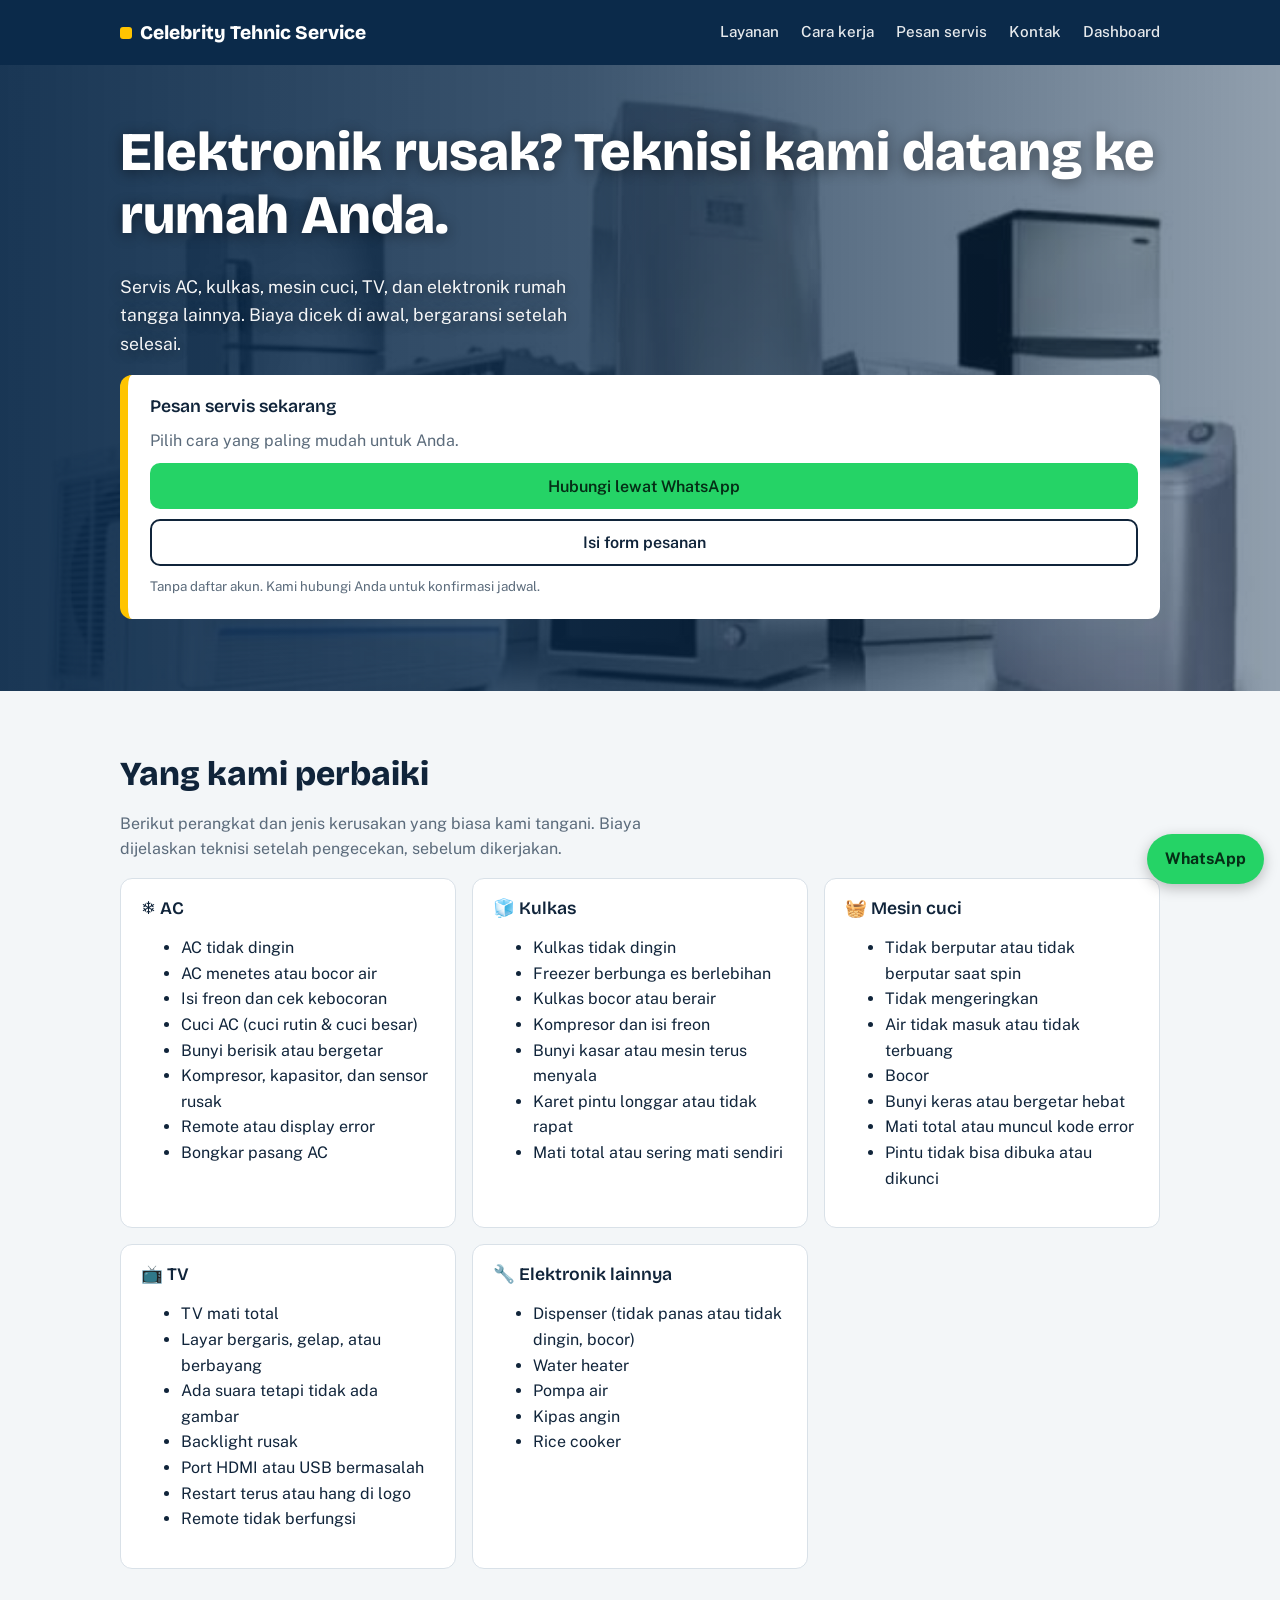
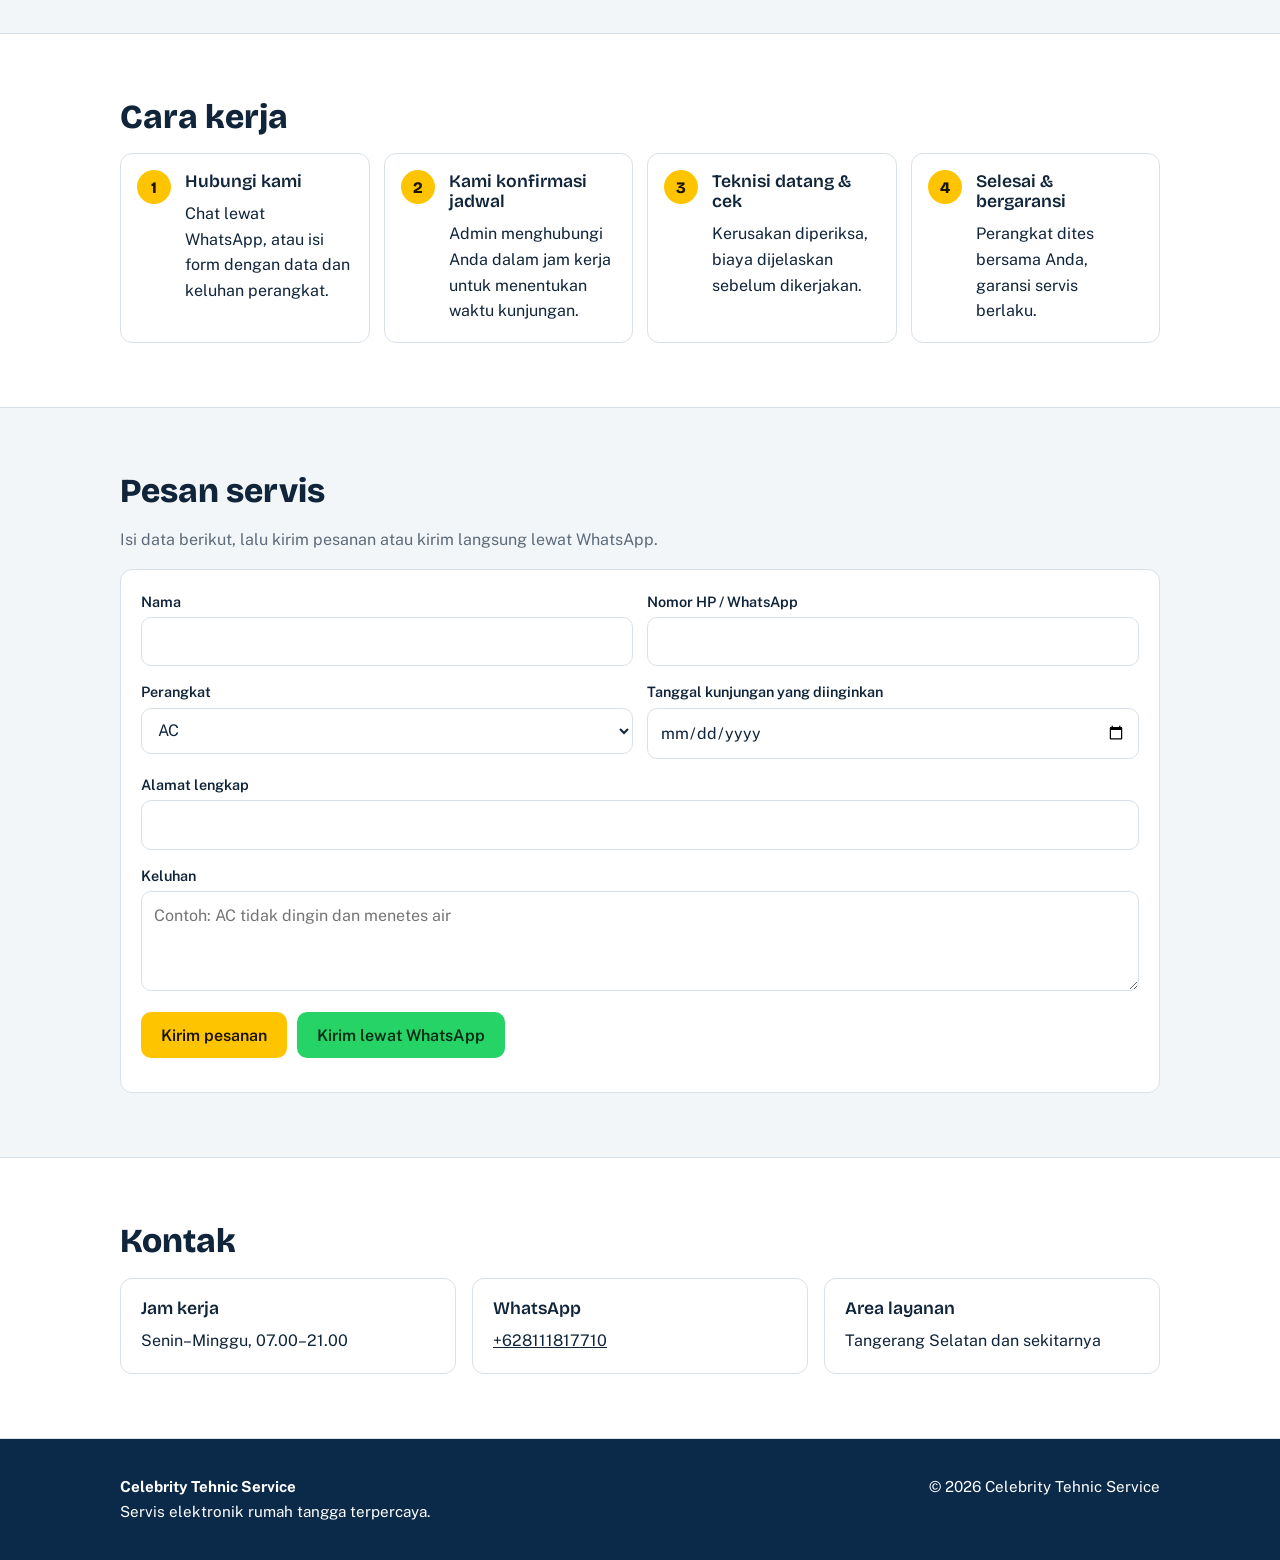
<file: index.html>
<!DOCTYPE html>
<html lang="id">
<head>
<meta charset="UTF-8">
<meta name="viewport" content="width=device-width, initial-scale=1">
<title>Celebrity Tehnic Service – Servis AC, Kulkas, Mesin Cuci &amp; TV</title>
<meta name="description" content="Jasa perbaikan AC, kulkas, mesin cuci, TV dan elektronik rumah tangga. Teknisi datang ke rumah, garansi servis.">
<link rel="preconnect" href="https://fonts.googleapis.com">
<link rel="preconnect" href="https://fonts.gstatic.com" crossorigin>
<link href="https://fonts.googleapis.com/css2?family=Bricolage+Grotesque:wght@600;800&family=Public+Sans:wght@400;500;600&display=swap" rel="stylesheet">
<link rel="stylesheet" href="style.css">

<a class="wa" id="waFloat" href="#" target="_blank" rel="noopener">
  WhatsApp
</a>
</head>
<body>


<header class="nav">
  <div class="wrap">
    <a class="logo" href="#" id="logoLink">
      <i></i>
      <span class="brand">Celebrity Tehnic Service</span>
    </a>

    <button
      class="burger"
      id="burger"
      aria-label="Buka menu"
      aria-expanded="false"
      aria-controls="menu"
      type="button"
    >
      ☰
    </button>

    <nav class="menu" id="menu">
      <a href="#layanan">Layanan</a>
      <a href="#alur">Cara kerja</a>
      <a href="#pesan">Pesan servis</a>
      <a href="#kontak">Kontak</a>
      <a href="dashboard.html" id="adminLink">Dashboard</a>
    </nav>
  </div>
</header>


<main id="publik">
  <div class="hero">
    <div class="wrap">
      <div>
        <h1>Elektronik rusak? Teknisi kami datang ke rumah Anda.</h1>
        <p class="lead">Servis AC, kulkas, mesin cuci, TV, dan elektronik rumah tangga lainnya. Biaya dicek di awal, bergaransi setelah selesai.</p>
      </div>
      <div class="quick">
        <h3>Pesan servis sekarang</h3>
        <p>Pilih cara yang paling mudah untuk Anda.</p>
        <a class="btn wa-btn" id="waQuick" href="#" target="_blank" rel="noopener">Hubungi lewat WhatsApp</a>
        <a class="btn ghost" href="#pesan">Isi form pesanan</a>
        <small>Tanpa daftar akun. Kami hubungi Anda untuk konfirmasi jadwal.</small>
      </div>
    </div>
  </div>

  <section id="layanan">
    <div class="wrap">
      <h2>Yang kami perbaiki</h2>
      <p class="sub">Berikut perangkat dan jenis kerusakan yang biasa kami tangani. Biaya dijelaskan teknisi setelah pengecekan, sebelum dikerjakan.</p>
      <div class="grid g3" id="layananGrid"></div>
    </div>
  </section>

  <section id="alur" class="alt">
    <div class="wrap">
      <h2>Cara kerja</h2>
      <ol class="steps">
        <li><h3>Hubungi kami</h3>Chat lewat WhatsApp, atau isi form dengan data dan keluhan perangkat.</li>
        <li><h3>Kami konfirmasi jadwal</h3>Admin menghubungi Anda dalam jam kerja untuk menentukan waktu kunjungan.</li>
        <li><h3>Teknisi datang &amp; cek</h3>Kerusakan diperiksa, biaya dijelaskan sebelum dikerjakan.</li>
        <li><h3>Selesai &amp; bergaransi</h3>Perangkat dites bersama Anda, garansi servis berlaku.</li>
      </ol>
    </div>
  </section>

  <section id="pesan">
    <div class="wrap">
      <h2>Pesan servis</h2>
      <p class="sub">Isi data berikut, lalu kirim pesanan atau kirim langsung lewat WhatsApp.</p>
      <form id="orderForm" class="card form" novalidate onsubmit="return false">
        <div><label for="nama">Nama</label><input id="nama" required autocomplete="name"></div>
        <div><label for="hp">Nomor HP / WhatsApp</label><input id="hp" type="tel" inputmode="tel" required autocomplete="tel"></div>
        <div><label for="perangkat">Perangkat</label>
          <select id="perangkat"><option>AC</option><option>Kulkas</option><option>Mesin Cuci</option><option>TV</option><option>Dispenser</option><option>Lainnya</option></select></div>
        <div><label for="tanggal">Tanggal kunjungan yang diinginkan</label><input id="tanggal" type="date"></div>
        <div class="full"><label for="alamat">Alamat lengkap</label><input id="alamat" required autocomplete="street-address"></div>
        <div class="full"><label for="keluhan">Keluhan</label><textarea id="keluhan" placeholder="Contoh: AC tidak dingin dan menetes air" required></textarea></div>
        <div class="full actions">
          <button class="btn" id="kirim" type="button">Kirim pesanan</button>
          <button class="btn wa-btn" id="kirimWA" type="button">Kirim lewat WhatsApp</button>
        </div>
        <div class="full notice" id="sukses" hidden></div>
        <div class="full" id="galat" role="alert" style="color:var(--bad)"></div>
      </form>
    </div>
  </section>

  <section id="kontak" class="alt">
    <div class="wrap">
      <h2>Kontak</h2>
      <div class="grid g3">
        <div class="card"><h3>Jam kerja</h3>Senin–Minggu, 07.00–21.00</div>
        <div class="card"><h3>WhatsApp</h3><a id="waText" href="#" target="_blank" rel="noopener"></a></div>
        <div class="card"><h3>Area layanan</h3>Tangerang Selatan dan sekitarnya</div>
      </div>
    </div>
  </section>
</main>

<main id="admin">
  <div class="wrap" id="adminRoot"></div>
</main>

<footer>
  <div class="wrap">
    <div><b class="brand">Celebrity Tehnic Service</b><br>Servis elektronik rumah tangga terpercaya.</div>
    <div>© <span id="yr"></span> <span class="brand">Celebrity Tehnic Service</span></div>
  </div>
</footer>


<script src="script.js"></script>
<script src="order-sync.js"></script>
</body>
</html>
    
<!-- /* ===== PENGATURAN: ubah di sini ===== */
const CONFIG = {
  nama: 'ServisPro Elektronik',
  wa: '6281234567890',            // format 62..., tanpa + atau spasi
  pin: '1234',                    // PIN dashboard (ganti!)
  layanan: [
    {ic:'❄️', n:'AC', items:[
      'AC tidak dingin','AC menetes atau bocor air','Isi freon dan cek kebocoran','Cuci AC (cuci rutin & cuci besar)',
      'Bunyi berisik atau bergetar','Kompresor, kapasitor, dan sensor rusak','Remote atau display error','Bongkar pasang AC']},
    {ic:'🧊', n:'Kulkas', items:[
      'Kulkas tidak dingin','Freezer berbunga es berlebihan','Kulkas bocor atau berair','Kompresor dan isi freon',
      'Bunyi kasar atau mesin terus menyala','Karet pintu longgar atau tidak rapat','Mati total atau sering mati sendiri']},
    {ic:'🧺', n:'Mesin cuci', items:[
      'Tidak berputar atau tidak berputar saat spin','Tidak mengeringkan','Air tidak masuk atau tidak terbuang',
      'Bocor','Bunyi keras atau bergetar hebat','Mati total atau muncul kode error','Pintu tidak bisa dibuka atau dikunci']},
    {ic:'📺', n:'TV', items:[
      'TV mati total','Layar bergaris, gelap, atau berbayang','Ada suara tetapi tidak ada gambar','Backlight rusak',
      'Port HDMI atau USB bermasalah','Restart terus atau hang di logo','Remote tidak berfungsi']},
    {ic:'🔧', n:'Elektronik lainnya', items:[
      'Dispenser (tidak panas atau tidak dingin, bocor)','Water heater','Pompa air','Kipas angin','Rice cooker']}
  ]
};
const STATUS = ['Baru','Dijadwalkan','Dikerjakan','Selesai','Dibatalkan'];
const KEY = 'servis_orders_v1';
const $ = (id) => document.getElementById(id);
const esc = (s) => String(s ?? '').replace(/[&<>"']/g, c => ({'&':'&amp;','<':'&lt;','>':'&gt;','"':'&quot;',"'":'&#39;'}[c]));
const rupiah = (n) => 'Rp ' + (Number(n) || 0).toLocaleString('id-ID');
const tgl = (iso) => { try { return new Date(iso).toLocaleDateString('id-ID', {day:'numeric', month:'short', year:'numeric'}); } catch(e){ return '-'; } };

/* ===== Penyimpanan (localStorage, aman jika diblokir) ===== */
let memory = [];
function load(){ try { return JSON.parse(localStorage.getItem(KEY)) || []; } catch(e){ return memory; } }
function save(list){ memory = list; try { localStorage.setItem(KEY, JSON.stringify(list)); } catch(e){} }

/* ===== Halaman publik ===== */
document.querySelectorAll('.brand').forEach(e => e.textContent = CONFIG.nama);
$('yr').textContent = new Date().getFullYear();
const waLink = (txt) => 'https://wa.me/' + CONFIG.wa + (txt ? '?text=' + encodeURIComponent(txt) : '');
['waQuick','waFloat'].forEach(id => $(id).href = waLink('Halo, saya ingin servis elektronik.'));
$('waText').href = waLink(''); $('waText').textContent = '+' + CONFIG.wa;
$('layananGrid').innerHTML = CONFIG.layanan.map(l =>
  `<div class="card"><div -->
</file>
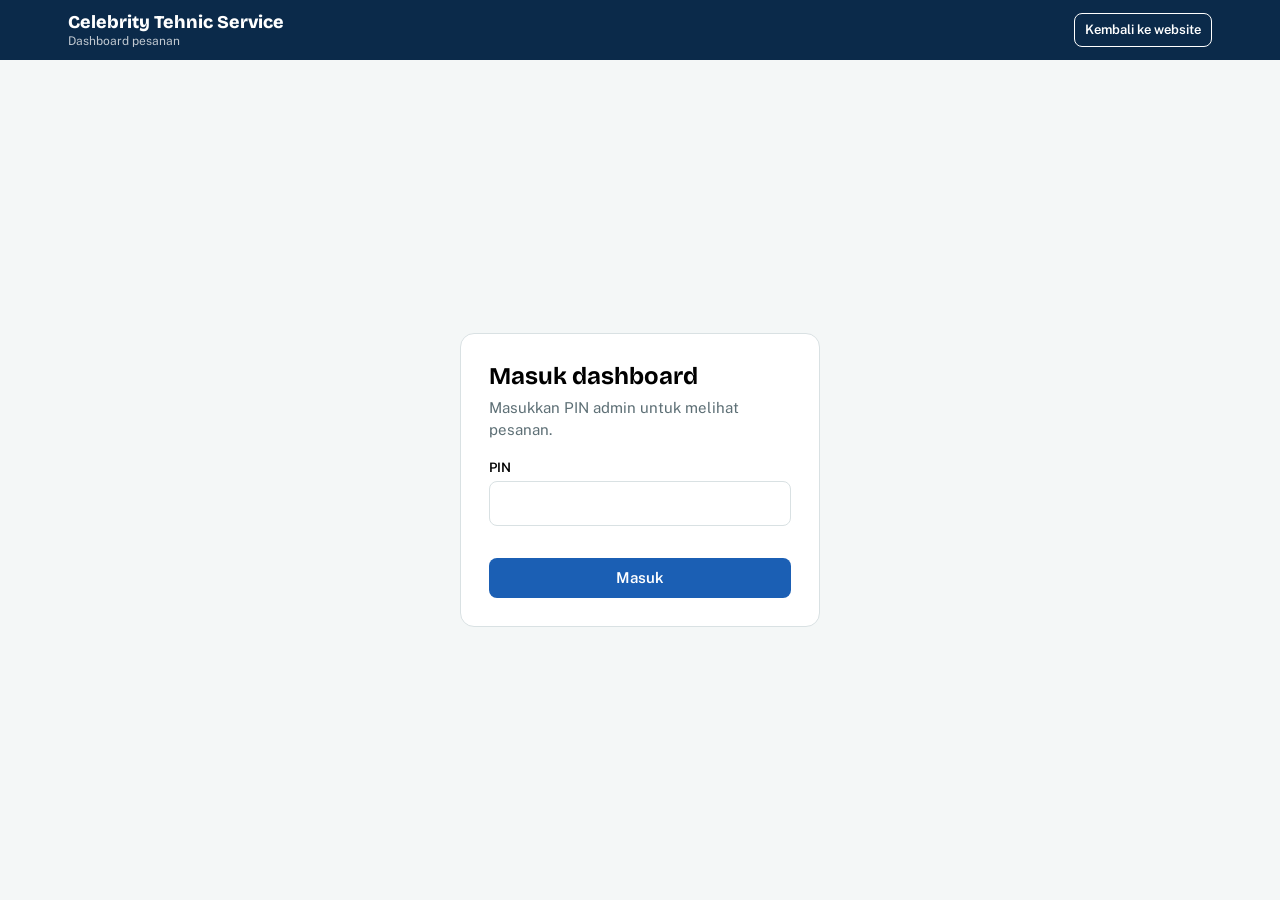
<file: dashboard.html>
<!DOCTYPE html>
<html lang="id">
<head>
<meta charset="UTF-8">
<meta name="viewport" content="width=device-width, initial-scale=1">
<meta name="robots" content="noindex">
<title>Dashboard – Celebrity Tehnic Service</title>
<link rel="preconnect" href="https://fonts.googleapis.com">
<link rel="preconnect" href="https://fonts.gstatic.com" crossorigin>
<link href="https://fonts.googleapis.com/css2?family=Bricolage+Grotesque:wght@600;800&family=Public+Sans:wght@400;500;600&display=swap" rel="stylesheet">
<link rel="stylesheet" href="dashboard.css">
</head>
<body>

<header class="top">
  <div class="wrap">
    <div class="title">Celebrity Tehnic Service<small>Dashboard pesanan</small></div>

    <button class="burger" id="burger" type="button"
      aria-label="Buka menu" aria-expanded="false" aria-controls="topNav">☰</button>

    <nav id="topNav">
      <a class="btn ghost sm" href="index.html">Kembali ke website</a>
      <button class="btn ghost sm" id="logout" type="button" hidden>Keluar</button>
    </nav>
  </div>
</header>

<!-- Login PIN -->
<section class="login" id="loginView">
  <form class="box" id="loginForm" novalidate>
    <h1>Masuk dashboard</h1>
    <p>Masukkan PIN admin untuk melihat pesanan.</p>
    <label for="pin">PIN</label>
    <input id="pin" type="password" inputmode="numeric" autocomplete="current-password">
    <div class="err" id="loginErr" role="alert"></div>
    <button class="btn" type="submit" style="width:100%;margin-top:6px">Masuk</button>
  </form>
</section>

<!-- Dashboard -->
<main class="wrap" id="appView" hidden>
  <div class="stats" id="stats"></div>

  <div class="toolbar">
    <div class="f"><label for="cari">Cari</label><input id="cari" type="search" placeholder="Nama, nomor HP, alamat, atau keluhan"></div>
    <div class="f small"><label for="fStatus">Status</label>
      <select id="fStatus"></select></div>
    <div class="f small"><label for="fPerangkat">Perangkat</label>
      <select id="fPerangkat"></select></div>
    <div class="acts">
      <button class="btn ghost sm" id="exportCsv" type="button" style="color:var(--text)">Unduh CSV</button>
    </div>
  </div>

  <div class="panel">
    <div class="tablewrap">
      <table>
        <thead>
          <tr><th>Masuk</th><th>Pelanggan</th><th>Perangkat &amp; keluhan</th><th>Kunjungan</th><th>Status</th><th>Biaya</th><th>Aksi</th></tr>
        </thead>
        <tbody id="rows"></tbody>
      </table>
    </div>
    <div class="empty" id="empty" hidden></div>
  </div>

  <p class="note">Data pesanan tersimpan di browser perangkat ini (localStorage). Pesanan dari pelanggan di HP lain belum masuk ke sini sampai website dihubungkan ke database.</p>
</main>

<!-- Modal detail -->
<div class="overlay" id="overlay" hidden>
  <div class="modal" role="dialog" aria-modal="true" aria-labelledby="mTitle">
    <h2 id="mTitle"></h2>
    <div class="meta" id="mMeta"></div>
    <div class="grid">
      <div class="full info" id="mInfo"></div>
      <div><label for="mStatus">Status</label><select id="mStatus"></select></div>
      <div><label for="mBiaya">Biaya servis (Rp)</label><input id="mBiaya" type="number" min="0" step="1000" inputmode="numeric"></div>
      <div class="full"><label for="mCatatan">Catatan internal</label><textarea id="mCatatan" placeholder="Contoh: kapasitor diganti, garansi 1 bulan"></textarea></div>
    </div>
    <div class="foot">
      <button class="btn danger" id="mHapus" type="button">Hapus</button>
      <button class="btn ghost" id="mTutup" type="button" style="color:var(--ink)">Batal</button>
      <button class="btn" id="mSimpan" type="button">Simpan perubahan</button>
    </div>
  </div>
</div>

<script src="dashboard.js"></script>
</body>
</html>
</file>
<file: style.css>
:root{
  --bg:#f3f6f8;--surface:#fff;--ink:#10243a;--muted:#5b6b7b;--line:#d9e1e8;
  --navy:#0b2a4a;--navy-ink:#ffffff;--accent:#ffc400;--accent-ink:#1b1500;--ok:#0f8b5f;--warn:#c27a00;--bad:#c0392b;--info:#2166c4;
  --r:12px;--head:'Bricolage Grotesque','Segoe UI',system-ui,sans-serif;--body:'Public Sans','Segoe UI',system-ui,sans-serif;
}
@media (prefers-color-scheme:dark){
  :root:not([data-theme="light"]){--bg:#0b1623;--surface:#122235;--ink:#e8eef5;--muted:#9bacbd;--line:#243a52;--navy:#071220;}
}
*{box-sizing:border-box;-webkit-tap-highlight-color:transparent}
html{scroll-behavior:smooth;scroll-padding-top:72px;-webkit-text-size-adjust:100%;text-size-adjust:100%}
body{margin:0;background:var(--bg);color:var(--ink);font:16px/1.6 var(--body);overflow-x:clip;word-wrap:break-word;overflow-wrap:anywhere;padding-top:env(safe-area-inset-top,0px);padding-bottom:env(safe-area-inset-bottom,0px)}
h1,h2,h3{font-family:var(--head);line-height:1.15;margin:0 0 .5em}
h1{font-size:clamp(1.75rem,7vw,3.4rem);font-weight:800}
h2{font-size:clamp(1.4rem,5vw,2.1rem);font-weight:800}
h3{font-size:1.1rem;font-weight:600}
p{margin:0 0 1em}
a{color:inherit}
img,svg{max-width:100%}
:focus-visible{outline:3px solid var(--accent);outline-offset:2px}
.wrap{max-width:1080px;margin:0 auto;padding:0 max(20px,env(safe-area-inset-left,0px)) 0 max(20px,env(safe-area-inset-right,0px))}
section{padding:64px 0}
.btn{display:inline-flex;align-items:center;justify-content:center;gap:8px;min-height:46px;border:0;border-radius:10px;padding:12px 20px;font:600 1rem var(--body);cursor:pointer;text-decoration:none;background:var(--accent);color:var(--accent-ink);transition:transform .15s;text-align:center}
.btn:hover{transform:translateY(-1px)}
.btn.ghost{background:transparent;border:2px solid currentColor;color:inherit}
.btn.wa-btn{background:#25d366;color:#052e16}
.btn.sm{min-height:40px;padding:6px 14px;font-size:.9rem;border-radius:8px}
.btn.danger{background:var(--bad);color:#fff}

/* navbar */

/* ===== NAVBAR RESPONSIVE ===== */

header.nav {
  position: sticky;
  top: 0;
  z-index: 1000;
  background: var(--navy);
  color: var(--navy-ink);
}

.nav .wrap {
  display: flex;
  align-items: center;
  justify-content: space-between;
  height: 65px;
  gap: 12px;
}

.logo {
  font: 800 1.2rem var(--head);
  text-decoration: none;
  display: flex;
  align-items: center;
  gap: 8px;
  min-width: 0;
}

.logo span {
  overflow: hidden;
  text-overflow: ellipsis;
  white-space: nowrap;
}

.logo i {
  flex: none;
  width: 12px;
  height: 12px;
  background: var(--accent);
  border-radius: 3px;
  display: inline-block;
}

/* MENU DESKTOP */
.menu {
  display: flex;
  gap: 22px;
  align-items: center;
}

.menu a {
  text-decoration: none;
  font-weight: 500;
  font-size: .95rem;
  opacity: .9;
}

.menu a:hover {
  opacity: 1;
  color: var(--accent);
}

/* TOMBOL BURGER */
.burger {
  display: none;
  flex: none;
  width: 46px;
  height: 46px;
  background: transparent;
  border: 0;
  color: inherit;
  font-size: 1.7rem;
  line-height: 1;
  cursor: pointer;
  border-radius: 10px;
}

.burger:hover {
  background: rgba(255,255,255,.1);
}

/* MENU MOBILE */
@media (max-width: 760px) {

  .nav .wrap {
    height: 60px;
  }

  .burger {
    display: grid;
    place-items: center;
  }

  .menu {
    display: none;
    position: absolute;
    top: 60px;
    left: 0;
    right: 0;
    max-height: calc(100vh - 60px);
    overflow-y: auto;
    background: var(--navy);
    flex-direction: column;
    align-items: stretch;
    gap: 0;
    padding: 6px 20px 14px;
    border-top: 1px solid rgba(255,255,255,.12);
    box-shadow: 0 12px 24px rgba(0,0,0,.25);
  }

  /* MENU TERBUKA */
  .menu.open {
    display: flex;
  }

  .menu a {
    display: block;
    padding: 14px 0;
    font-size: 1.05rem;
    border-bottom: 1px solid rgba(255,255,255,.1);
    opacity: 1;
  }

  .menu a:last-child {
    border-bottom: 0;
  }
}


/* hero */
.hero{background:linear-gradient(90deg,rgba(11,42,74,.94) 0%,rgba(11,42,74,.80) 45%,rgba(11,42,74,.45) 100%),url("bg-elektronik.jpeg") center/cover no-repeat,var(--navy);color:var(--navy-ink);padding:56px 0 72px}
.hero p.lead{font-size:1.1rem;opacity:.95;max-width:46ch}
.hero h1,.hero p.lead{text-shadow:0 2px 14px rgba(0,0,0,.45)}
.quick{background:var(--surface);color:var(--ink);border-radius:var(--r);padding:22px;border-left:8px solid var(--accent);display:grid;gap:10px}
.quick h3{margin:0}
.quick p{margin:0;color:var(--muted)}
.quick small{color:var(--muted)}
input,select,textarea{width:100%;min-width:0;min-height:46px;padding:11px 12px;border:1.5px solid var(--line);border-radius:10px;background:var(--surface);color:var(--ink);font:inherit;font-size:16px}
textarea{min-height:100px;resize:vertical}
label{display:block;font-weight:600;font-size:.9rem;margin:0 0 4px}

/* layanan (kartu bisa dibuka-tutup di HP) */
.grid{display:grid;gap:16px}
.g3{grid-template-columns:repeat(auto-fit,minmax(250px,1fr))}
.card{background:var(--surface);border:1px solid var(--line);border-radius:var(--r);padding:20px}
.svc summary{display:flex;align-items:center;gap:12px;list-style:none;cursor:pointer;min-height:44px}
.svc summary::-webkit-details-marker{display:none}
.svc .ic{font-size:2rem;line-height:1;flex:none}
.svc .svc-n{display:block;font:600 1.1rem var(--head)}
.svc .svc-k{display:block;color:var(--muted);font-size:.9rem;line-height:1.4}
.svc summary::after{content:"+";margin-left:auto;flex:none;width:32px;height:32px;border-radius:50%;background:var(--bg);display:grid;place-items:center;font-weight:700}
.svc[open] summary::after{content:"\2212"}
.svc .isi{margin-top:6px}
.hint{display:none;color:var(--muted);font-size:.9rem;margin:-6px 0 14px}
.judul-blok{margin:14px 0 0;font-weight:600}
.daftar{margin:8px 0 0;padding:0;list-style:none;display:grid;gap:6px;font-size:.95rem}
.daftar li{padding-left:24px;position:relative}
.daftar li::before{content:"\2713";position:absolute;left:0;color:var(--ok);font-weight:700}

/* cara kerja, form */
.steps{counter-reset:s;list-style:none;padding:0;margin:0;display:grid;gap:14px;grid-template-columns:repeat(auto-fit,minmax(220px,1fr))}
.steps li{counter-increment:s;background:var(--surface);border:1px solid var(--line);border-radius:var(--r);padding:18px 18px 18px 64px;position:relative}
.steps li::before{content:counter(s);position:absolute;left:16px;top:16px;width:34px;height:34px;border-radius:50%;background:var(--accent);color:var(--accent-ink);font:800 1rem var(--head);display:grid;place-items:center}
.alt{background:var(--surface);border-block:1px solid var(--line)}
.sub{color:var(--muted);max-width:60ch}
.form{display:grid;gap:14px;grid-template-columns:1fr 1fr}
.form .full{grid-column:1/-1}
.form .actions{display:flex;gap:10px;flex-wrap:wrap}
.notice{padding:12px 14px;border-radius:10px;background:rgba(15,139,95,.12);border:1px solid var(--ok)}

/* footer & tombol WhatsApp */
footer{background:var(--navy);color:var(--navy-ink);padding:36px 0;font-size:.95rem}
footer .wrap{display:flex;justify-content:space-between;gap:20px;flex-wrap:wrap}
.wa{position:fixed;right:max(16px,env(safe-area-inset-right,0px));bottom:calc(16px + env(safe-area-inset-bottom,0px));z-index:30;background:#25d366;color:#052e16;font-weight:700;border-radius:999px;padding:12px 18px;min-height:46px;display:inline-flex;align-items:center;text-decoration:none;box-shadow:0 4px 14px rgba(0,0,0,.25)}

/* dashboard admin */
#admin{display:none;padding:28px 0 60px}
body.is-admin #publik{display:none}
body.is-admin #admin{display:block}
.head-admin{display:flex;justify-content:space-between;align-items:center;gap:10px;flex-wrap:wrap}
.head-admin h2{margin:0}
.head-admin .aksi{display:flex;gap:8px;flex-wrap:wrap}
.stats{display:grid;gap:12px;grid-template-columns:repeat(auto-fit,minmax(150px,1fr));margin:18px 0}
.stat{background:var(--surface);border:1px solid var(--line);border-radius:var(--r);padding:14px}
.stat b{display:block;font:800 1.7rem var(--head)}
.stat b.kecil{font-size:1.25rem}
.stat span{color:var(--muted);font-size:.85rem}
.bars{display:grid;gap:8px}
.bar{display:grid;grid-template-columns:minmax(80px,140px) 1fr 30px;gap:10px;align-items:center;font-size:.9rem}
.bar div{height:12px;background:var(--line);border-radius:6px;overflow:hidden}
.bar div i{display:block;height:100%;background:var(--navy);border-radius:6px}
@media(prefers-color-scheme:dark){:root:not([data-theme="light"]) .bar div i{background:var(--accent)}}
.tools{display:flex;gap:10px;flex-wrap:wrap;margin:14px 0}
.tools input{flex:1;min-width:180px}
.tools select{width:auto}
.tablewrap{overflow-x:auto;background:var(--surface);border:1px solid var(--line);border-radius:var(--r)}
table{width:100%;border-collapse:collapse;min-width:820px;font-size:.9rem}
th,td{text-align:left;padding:10px 12px;border-bottom:1px solid var(--line);vertical-align:top}
th{background:rgba(127,140,155,.1);font-weight:600}
td select,td input{min-height:40px;padding:6px 8px;font-size:.85rem;border-radius:8px}
td input.biaya{width:110px}
.empty{padding:28px;text-align:center;color:var(--muted)}
.login{max-width:340px;margin:60px auto;text-align:center}
.pinerr{color:var(--bad);margin:8px 0}

/* ===== TABLET ===== */
@media(max-width:820px){
  .hero .wrap{grid-template-columns:1fr;gap:28px}
  .hero{background:linear-gradient(180deg,rgba(11,42,74,.90) 0%,rgba(11,42,74,.78) 100%),url("bg-elektronik.jpeg") center/cover no-repeat,var(--navy)}
}


/* ===== HP ===== */
@media(max-width:760px){
  section{padding:44px 0}
  .hero{padding:36px 0 44px}
  .hero p.lead{font-size:1rem}
  body{padding-bottom:calc(72px + env(safe-area-inset-bottom,0px))}

  /* menu */
  .burger{display:grid;place-items:center}
  .menu{display:none;position:absolute;top:60px;left:0;right:0;max-height:calc(100vh - 60px);overflow-y:auto;background:var(--navy);flex-direction:column;align-items:stretch;gap:0;padding:6px max(20px,env(safe-area-inset-left,0px)) 14px;border-top:1px solid rgba(255,255,255,.12);box-shadow:0 12px 24px rgba(0,0,0,.25)}
  .menu.open{display:flex}
  .menu a{display:block;padding:14px 0;font-size:1.05rem;border-bottom:1px solid rgb(236, 234, 234);opacity:1}
  .menu a:last-child{border-bottom:0}

  /* tombol penuh lebar */
  .quick .btn,.form .actions .btn{width:100%}
  .form .actions{flex-direction:column}
  .form{grid-template-columns:1fr;padding:16px}

  /* layanan */
  .hint{display:block}
  .card{padding:16px}
  .steps li{padding:16px 16px 16px 60px}
  .wa{padding:10px 16px;right:max(12px,env(safe-area-inset-right,0px));bottom:calc(12px + env(safe-area-inset-bottom,0px))}

  /* dashboard: tabel jadi kartu */
  #admin{padding:20px 0 40px}
  .stats{grid-template-columns:1fr 1fr;gap:10px}
  .stat b{font-size:1.4rem}
  .stat b.kecil{font-size:1.1rem}
  .head-admin .aksi{width:100%}
  .head-admin .aksi .btn{flex:1}
  .tools select,.tools input{width:100%;flex:1 1 100%}
  .tablewrap{overflow:visible;background:none;border:0}
  table,thead,tbody,tr,td{display:block;min-width:0}
  thead{display:none}
  tr{background:var(--surface);border:1px solid var(--line);border-radius:var(--r);padding:8px 14px;margin-bottom:12px}
  td{display:flex;justify-content:space-between;align-items:center;gap:12px;border:0;padding:8px 0;border-bottom:1px dashed var(--line)}
  td:last-child{border-bottom:0;padding-top:12px}
  td::before{content:attr(data-label);flex:none;font-weight:600;color:var(--muted);font-size:.85rem}
  td.blok{display:block}
  td.blok::before{display:block;margin-bottom:2px}
  td select,td input,td input.biaya{width:100%;max-width:190px;font-size:16px}
  td:last-child::before{content:""}
  td .btn.danger{width:100%}
}

/* HP kecil */
@media(max-width:380px){
  .stats{grid-template-columns:1fr}
  .logo{font-size:1.05rem}
}

@media(prefers-reduced-motion:reduce){
  html{scroll-behavior:auto}
  .btn{transition:none}
}

/* ===== DESKTOP: kartu layanan selalu terbuka ===== */
@media(min-width:761px){
  .svc summary{pointer-events:none;cursor:default}
  .svc summary::after{display:none}
}
</file>
<file: dashboard.css>
:root{
  --ink: #0b2a4a; --text:#000000; --muted:#5d6f75; --line:#d9e1e3; --paper:#f4f7f7; --card:#ffffff;
  --brand:#1b5fb4; --brand-dark:#144a8e; --wa:#1fa855;
  --baru:#c2410c; --baru-bg:#ffedd5;
  --jadwal:#1d4ed8; --jadwal-bg:#dbeafe;
  --kerja:#7c3aed; --kerja-bg:#ede9fe;
  --selesai:#15803d; --selesai-bg:#dcfce7;
  --batal:#6b7280; --batal-bg:#e5e7eb;
  --bad:#b91c1c;
}
*{box-sizing:border-box}
html{-webkit-text-size-adjust:100%}
body{margin:0;background:var(--paper);color:var(--text);font-family:'Public Sans',system-ui,sans-serif;font-size:15px;line-height:1.5}
h1,h2,h3{font-family:'Bricolage Grotesque','Public Sans',sans-serif;margin:0;line-height:1.2}
a{color:var(--brand)}
button,input,select,textarea{font:inherit;color:inherit}
:focus-visible{outline:3px solid #f59e0b;outline-offset:2px}
[hidden]{display:none!important}

.wrap{max-width:1180px;margin:0 auto;padding:0 18px}

/* Top bar */
.top{background:var(--ink);color:#ffffff;position:sticky;top:0;z-index:20}
.top .wrap{display:flex;align-items:center;justify-content:space-between;gap:12px;min-height:60px}
.top .title{font-family:'Bricolage Grotesque',sans-serif;font-weight:800;font-size:18px}
.top .title small{display:block;font-family:'Public Sans',sans-serif;font-weight:400;font-size:12px;opacity:.75}
.top nav{display:flex;gap:8px;flex-wrap:wrap}

.btn{display:inline-flex;align-items:center;justify-content:center;gap:6px;border:0;border-radius:8px;padding:9px 14px;background:var(--brand);color:#fff;font-weight:600;cursor:pointer;text-decoration:none;min-height:40px}
.btn:hover{background:var(--brand-dark)}
.btn.ghost{background:transparent;color:inherit;border:1px solid currentColor}
.btn.ghost:hover{background:rgba(127,127,127,.12)}
.btn.wa{background:var(--wa)}
.btn.danger{background:transparent;color:var(--bad);border:1px solid var(--bad)}
.btn.danger:hover{background:#fee2e2}
.btn.sm{padding:6px 10px;min-height:34px;font-size:13px}
.top .btn.ghost{color:#ffffff}

/* Login */
.login{min-height:calc(100vh - 60px);display:grid;place-items:center;padding:24px}
.login .box{background:var(--card);border:1px solid var(--line);border-radius:14px;padding:28px;width:100%;max-width:360px}
.login h1{font-size:24px;margin-bottom:6px}
.login p{color:var(--muted);margin:0 0 16px}
label{display:block;font-weight:600;font-size:13px;margin-bottom:4px}
input,select,textarea{width:100%;padding:10px 12px;border:1px solid var(--line);border-radius:8px;background:#fff}
textarea{min-height:70px;resize:vertical}
.err{color:var(--bad);font-size:13px;min-height:18px;margin-top:8px}

/* Ringkasan */
.stats{display:grid;grid-template-columns:repeat(auto-fit,minmax(150px,1fr));gap:12px;margin:22px 0}
.stat{background:var(--card);border:1px solid var(--line);border-radius:12px;padding:14px 16px;border-left:5px solid var(--line)}
.stat b{display:block;font-family:'Bricolage Grotesque',sans-serif;font-size:28px;line-height:1.1}
.stat span{color:var(--muted);font-size:13px}
.stat.s-baru{border-left-color:var(--baru)}
.stat.s-jadwal{border-left-color:var(--jadwal)}
.stat.s-kerja{border-left-color:var(--kerja)}
.stat.s-selesai{border-left-color:var(--selesai)}
.stat.s-uang{border-left-color:var(--brand)}
.stat.s-uang b{font-size:20px;padding-top:6px}

/* Toolbar */
.toolbar{display:flex;gap:10px;flex-wrap:wrap;align-items:end;margin-bottom:14px}
.toolbar .f{flex:1 1 200px}
.toolbar .f.small{flex:0 1 170px}
.toolbar .acts{display:flex;gap:8px;flex-wrap:wrap}

/* Tabel pesanan */
.panel{background:var(--card);border:1px solid var(--line);border-radius:12px;overflow:hidden}
.tablewrap{overflow-x:auto}
table{width:100%;border-collapse:collapse;min-width:860px}
th,td{padding:12px 14px;text-align:left;vertical-align:top;border-bottom:1px solid var(--line)}
th{background:#eef3f3;font-size:13px;font-weight:600;color:var(--muted);white-space:nowrap}
tr:last-child td{border-bottom:0}
tbody tr:hover{background:#f8fbfb}
td .nm{font-weight:600}
td .sub{color:var(--muted);font-size:13px}
td .kel{max-width:260px}
.badge{display:inline-block;padding:3px 10px;border-radius:999px;font-size:12px;font-weight:600;white-space:nowrap}
.b-Baru{background:var(--baru-bg);color:var(--baru)}
.b-Dijadwalkan{background:var(--jadwal-bg);color:var(--jadwal)}
.b-Dikerjakan{background:var(--kerja-bg);color:var(--kerja)}
.b-Selesai{background:var(--selesai-bg);color:var(--selesai)}
.b-Dibatalkan{background:var(--batal-bg);color:var(--batal)}
.rowacts{display:flex;gap:6px;flex-wrap:wrap}
.empty{padding:40px 20px;text-align:center;color:var(--muted)}
.empty b{display:block;color:var(--text);font-size:17px;margin-bottom:4px}
.note{color:var(--muted);font-size:13px;margin:14px 0 30px}

/* Modal */
.overlay{position:fixed;inset:0;background:rgba(10,20,24,.55);display:grid;place-items:center;padding:16px;z-index:50}
.modal{background:var(--card);border-radius:14px;width:100%;max-width:560px;max-height:92vh;overflow:auto;padding:22px}
.modal h2{font-size:20px;margin-bottom:4px}
.modal .meta{color:var(--muted);font-size:13px;margin-bottom:16px}
.modal .grid{display:grid;grid-template-columns:1fr 1fr;gap:12px}
.modal .full{grid-column:1/-1}
.modal .info{background:var(--paper);border-radius:8px;padding:10px 12px;font-size:14px}
.modal .foot{display:flex;gap:8px;justify-content:flex-end;flex-wrap:wrap;margin-top:18px}

@media (max-width:640px){
  .modal .grid{grid-template-columns:1fr}
  .top .title small{display:none}
}
@media (prefers-reduced-motion:reduce){*{transition:none!important;animation:none!important}}

/* ===== BURGER MENU ===== */
.burger{
  display:none;
  flex:none;
  width:44px;height:44px;
  place-items:center;
  border:0;border-radius:10px;
  background:transparent;color:#ffffff;
  font-size:1.6rem;line-height:1;
  cursor:pointer;
}
.burger:hover{background:rgba(255,255,255,.12)}

@media (max-width:900px){
  .burger{display:grid}

  .top nav{
    display:none;
    position:absolute;
    top:100%;left:0;right:0;
    flex-direction:column;
    align-items:stretch;
    gap:0;
    background:#ffffff;
    padding:6px 18px 14px;
    border-top:1px solid rgba(11,42,74,.12);
    box-shadow:0 12px 24px rgba(0,0,0,.18);
  }
  .top nav.open{display:flex}

  .top nav .btn,
  .top nav .btn.ghost{
    justify-content:flex-start;
    background:transparent;
    border:0;
    border-bottom:1px solid rgba(11,42,74,.10);
    border-radius:0;
    color:#0b2a4a;
    min-height:50px;
    padding:14px 0;
    font-size:1rem;
  }
  .top nav .btn:hover{background:rgba(11,42,74,.05);color:#1b5fb4}
}

/* Tampilkan terus tulisan "Dashboard pesanan" di semua ukuran layar */
.top .title{min-width:0;line-height:1.2}
.top .title small{display:block}

@media (max-width:640px){
  .top .title{font-size:16px}
  .top .title small{display:block;font-size:11px;opacity:.85}
}
</file>
